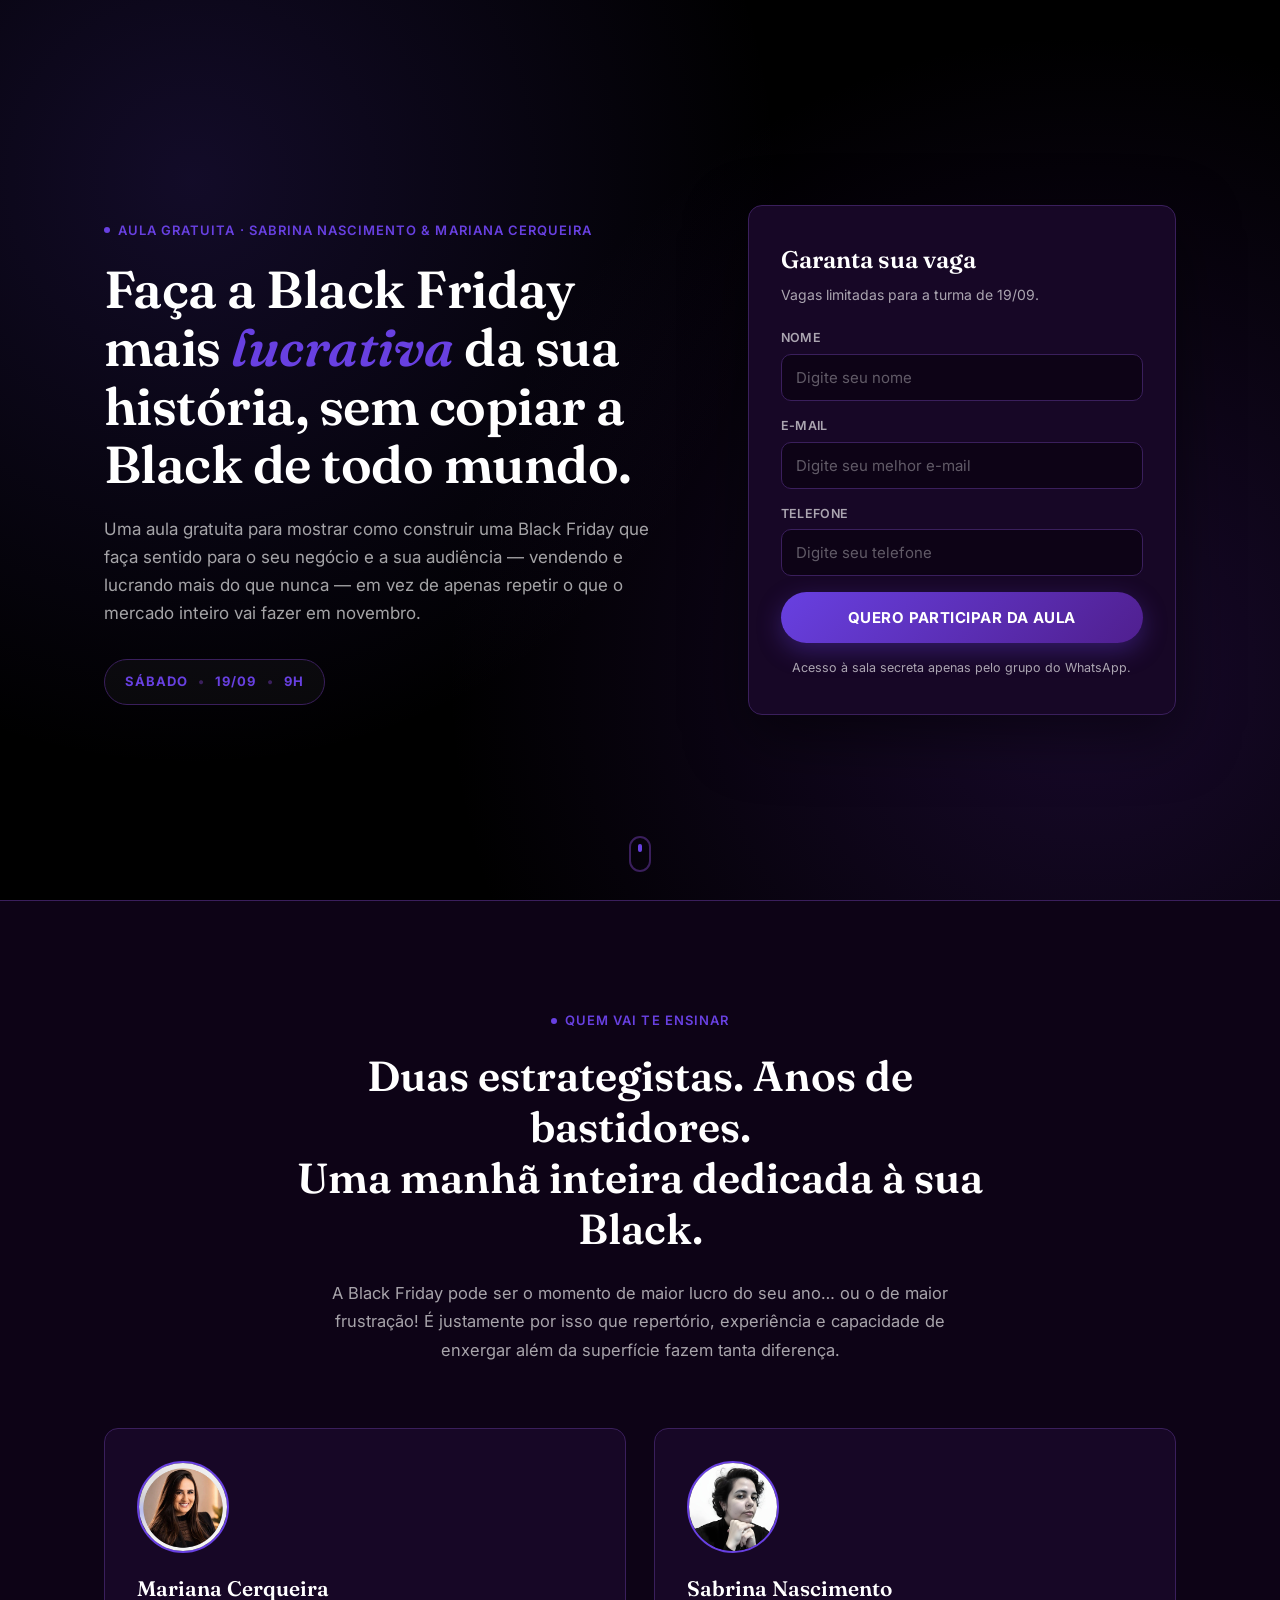
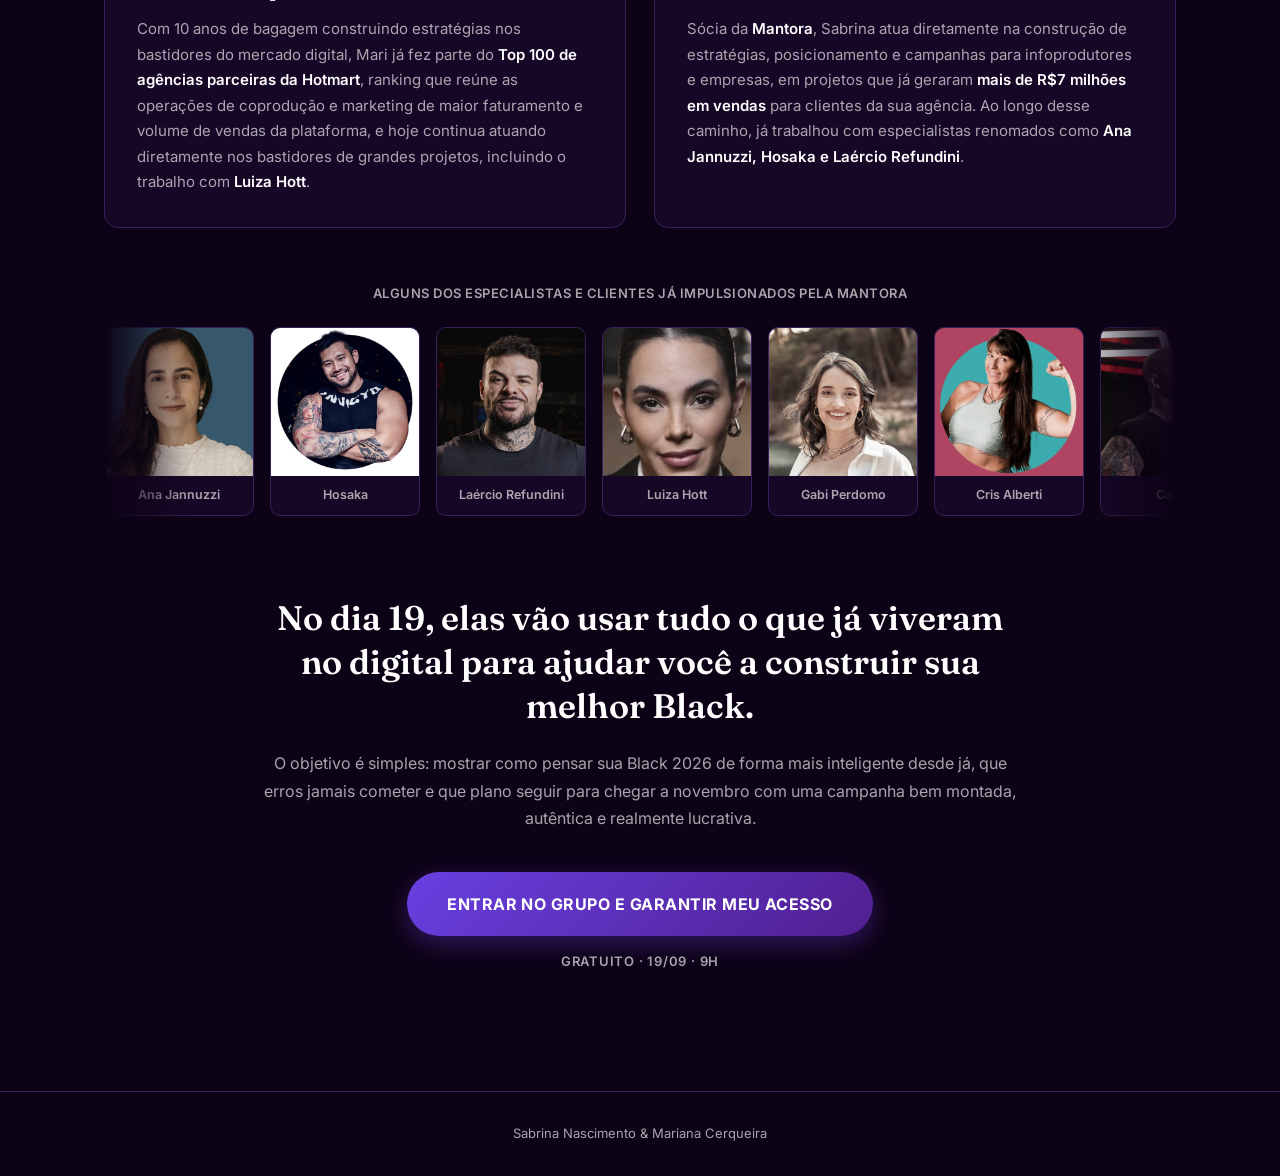
<file: index.html>
<!DOCTYPE html>
<html lang="pt-BR">
<head>
<meta charset="UTF-8">
<meta name="viewport" content="width=device-width, initial-scale=1.0">
<title>Aula Gratuita | Black Friday com Sabrina & Mariana</title>
<meta name="description" content="Aula gratuita para construir uma Black Friday que faça sentido para o seu negócio, sem copiar o que todo mundo vai fazer em novembro.">

<!-- Meta Pixel Code -->
<script>
!function(f,b,e,v,n,t,s)
{if(f.fbq)return;n=f.fbq=function(){n.callMethod?
n.callMethod.apply(n,arguments):n.queue.push(arguments)};
if(!f._fbq)f._fbq=n;n.push=n;n.loaded=!0;n.version='2.0';
n.queue=[];t=b.createElement(e);t.async=!0;
t.src=v;s=b.getElementsByTagName(e)[0];
s.parentNode.insertBefore(t,s)}(window, document,'script',
'https://connect.facebook.net/en_US/fbevents.js');
fbq('init', '390183158561837');
fbq('track', 'PageView');
</script>
<noscript><img height="1" width="1" style="display:none"
src="https://www.facebook.com/tr?id=390183158561837&ev=PageView&noscript=1"
/></noscript>
<!-- End Meta Pixel Code -->

<link rel="preconnect" href="https://fonts.googleapis.com">
<link rel="preconnect" href="https://fonts.gstatic.com" crossorigin>
<link href="https://fonts.googleapis.com/css2?family=Fraunces:ital,opsz,wght@0,9..144,500;0,9..144,600;0,9..144,700;1,9..144,500&family=Inter:wght@400;500;600;700;800&display=swap" rel="stylesheet">
<link rel="stylesheet" href="style.css">
</head>
<body>

<!-- ===================== DOBRA 1 — HERO ===================== -->
<section class="hero">
  <div class="hero__bg" aria-hidden="true"></div>
  <div class="container hero__container">

    <div class="hero__content">
      <p class="eyebrow">
        <span class="eyebrow__dot"></span>
        Aula gratuita &middot; Sabrina Nascimento &amp; Mariana Cerqueira
      </p>

      <h1 class="hero__title">
        Faça a Black Friday mais <em>lucrativa</em> da sua história, sem copiar a Black de todo mundo.
      </h1>

      <p class="hero__subtitle">
        Uma aula gratuita para mostrar como construir uma Black Friday que faça sentido para o seu negócio e a sua audiência
        — vendendo e lucrando mais do que nunca — em vez de apenas repetir o que o mercado inteiro vai fazer em novembro.
      </p>

      <div class="date-badge">
        <span>SÁBADO</span>
        <span class="date-badge__sep">•</span>
        <span>19/09</span>
        <span class="date-badge__sep">•</span>
        <span>9H</span>
      </div>
    </div>

    <div class="hero__form-wrap">
      <form class="lead-form" id="leadForm" name="leadForm" method="POST" data-netlify="true" data-netlify-honeypot="bot-field" novalidate>
        <input type="hidden" name="form-name" value="leadForm">
        <p class="field field--hidden" aria-hidden="true">
          <label>Não preencha este campo: <input name="bot-field"></label>
        </p>

        <h2 class="lead-form__title">Garanta sua vaga</h2>
        <p class="lead-form__subtitle">Vagas limitadas para a turma de 19/09.</p>

        <div class="field">
          <label for="name">Nome</label>
          <input type="text" id="name" name="name" placeholder="Digite seu nome" required autocomplete="name">
        </div>

        <div class="field">
          <label for="email">E-mail</label>
          <input type="email" id="email" name="email" placeholder="Digite seu melhor e-mail" required autocomplete="email">
        </div>

        <div class="field">
          <label for="phone">Telefone</label>
          <input type="tel" id="phone" name="phone" placeholder="Digite seu telefone" required autocomplete="tel" inputmode="tel">
        </div>

        <button type="submit" class="btn btn--primary btn--block" id="submitBtn">
          <span>QUERO PARTICIPAR DA AULA</span>
        </button>

        <p class="lead-form__disclaimer">
          Acesso à sala secreta apenas pelo grupo do WhatsApp.
        </p>
      </form>
    </div>

  </div>
  <div class="scroll-cue" aria-hidden="true"><span></span></div>
</section>

<!-- ===================== DOBRA 2 — AS ESTRATEGISTAS ===================== -->
<section class="experts">
  <div class="container">

    <p class="eyebrow eyebrow--center">
      <span class="eyebrow__dot"></span>
      Quem vai te ensinar
    </p>

    <h2 class="experts__title">
      Duas estrategistas. Anos de bastidores.<br>
      Uma manhã inteira dedicada à sua Black.
    </h2>

    <p class="experts__intro">
      A Black Friday pode ser o momento de maior lucro do seu ano&hellip; ou o de maior frustração!
      É justamente por isso que repertório, experiência e capacidade de enxergar além da superfície
      fazem tanta diferença.
    </p>

    <div class="expert-cards">
      <article class="expert-card">
        <div class="expert-card__photo">
          <img src="assets/team/mariana.jpg" alt="Mariana Cerqueira" loading="lazy">
        </div>
        <h3 class="expert-card__name">Mariana Cerqueira</h3>
        <p class="expert-card__bio">
          Com 10 anos de bagagem construindo estratégias nos bastidores do mercado digital, Mari já fez parte
          do <strong>Top 100 de agências parceiras da Hotmart</strong>, ranking que reúne as operações de
          coprodução e marketing de maior faturamento e volume de vendas da plataforma, e hoje continua
          atuando diretamente nos bastidores de grandes projetos, incluindo o trabalho com
          <strong>Luiza Hott</strong>.
        </p>
      </article>

      <article class="expert-card">
        <div class="expert-card__photo">
          <img src="assets/team/sabrina.jpg" alt="Sabrina Nascimento" loading="lazy">
        </div>
        <h3 class="expert-card__name">Sabrina Nascimento</h3>
        <p class="expert-card__bio">
          Sócia da <strong>Mantora</strong>, Sabrina atua diretamente na construção de estratégias,
          posicionamento e campanhas para infoprodutores e empresas, em projetos que já geraram
          <strong>mais de R$7 milhões em vendas</strong> para clientes da sua agência. Ao longo desse
          caminho, já trabalhou com especialistas renomados como <strong>Ana Jannuzzi, Hosaka e
          Laércio Refundini</strong>.
        </p>
      </article>
    </div>

    <p class="gallery__caption">Alguns dos especialistas e clientes já impulsionados pela Mantora</p>
    <div class="gallery-track" aria-label="Galeria com os perfis dos experts e clientes da Mantora">
      <div class="gallery-track__inner">
        <figure class="gallery__item">
          <img src="assets/clientes/ana-jannuzzi.jpg" alt="Ana Jannuzzi">
          <figcaption>Ana Jannuzzi</figcaption>
        </figure>
        <figure class="gallery__item">
          <img src="assets/clientes/hosaka.jpg" alt="Hosaka">
          <figcaption>Hosaka</figcaption>
        </figure>
        <figure class="gallery__item">
          <img src="assets/clientes/laercio-refundini.jpg" alt="Laércio Refundini">
          <figcaption>Laércio Refundini</figcaption>
        </figure>
        <figure class="gallery__item">
          <img src="assets/clientes/luiza-hott.jpg" alt="Luiza Hott">
          <figcaption>Luiza Hott</figcaption>
        </figure>
        <figure class="gallery__item">
          <img src="assets/clientes/gabi.jpg" alt="Gabi Perdomo">
          <figcaption>Gabi Perdomo</figcaption>
        </figure>
        <figure class="gallery__item">
          <img src="assets/clientes/cris.jpg" alt="Cris Alberti">
          <figcaption>Cris Alberti</figcaption>
        </figure>
        <figure class="gallery__item">
          <img src="assets/clientes/carlao.jpg" alt="Carlão">
          <figcaption>Carlão</figcaption>
        </figure>
        <!-- duplicado para o loop contínuo da esteira -->
        <figure class="gallery__item" aria-hidden="true">
          <img src="assets/clientes/ana-jannuzzi.jpg" alt="">
          <figcaption>Ana Jannuzzi</figcaption>
        </figure>
        <figure class="gallery__item" aria-hidden="true">
          <img src="assets/clientes/hosaka.jpg" alt="">
          <figcaption>Hosaka</figcaption>
        </figure>
        <figure class="gallery__item" aria-hidden="true">
          <img src="assets/clientes/laercio-refundini.jpg" alt="">
          <figcaption>Laércio Refundini</figcaption>
        </figure>
        <figure class="gallery__item" aria-hidden="true">
          <img src="assets/clientes/luiza-hott.jpg" alt="">
          <figcaption>Luiza Hott</figcaption>
        </figure>
        <figure class="gallery__item" aria-hidden="true">
          <img src="assets/clientes/gabi.jpg" alt="">
          <figcaption>Gabi Perdomo</figcaption>
        </figure>
        <figure class="gallery__item" aria-hidden="true">
          <img src="assets/clientes/cris.jpg" alt="">
          <figcaption>Cris Alberti</figcaption>
        </figure>
        <figure class="gallery__item" aria-hidden="true">
          <img src="assets/clientes/carlao.jpg" alt="">
          <figcaption>Carlão</figcaption>
        </figure>
      </div>
    </div>

    <div class="statement">
      <p class="statement__text">
        No dia 19, elas vão usar tudo o que já viveram no digital para ajudar você a construir sua melhor Black.
      </p>
      <p class="statement__sub">
        O objetivo é simples: mostrar como pensar sua Black 2026 de forma mais inteligente desde já,
        que erros jamais cometer e que plano seguir para chegar a novembro com uma campanha bem montada,
        autêntica e realmente lucrativa.
      </p>

      <a href="#leadForm" class="btn btn--primary btn--lg" id="finalCta">
        ENTRAR NO GRUPO E GARANTIR MEU ACESSO
      </a>
      <p class="statement__tag">Gratuito &middot; 19/09 &middot; 9h</p>
    </div>

  </div>
</section>

<footer class="footer">
  <p>Sabrina Nascimento &amp; Mariana Cerqueira</p>
</footer>

<script src="script.js"></script>
</body>
</html>
</file>
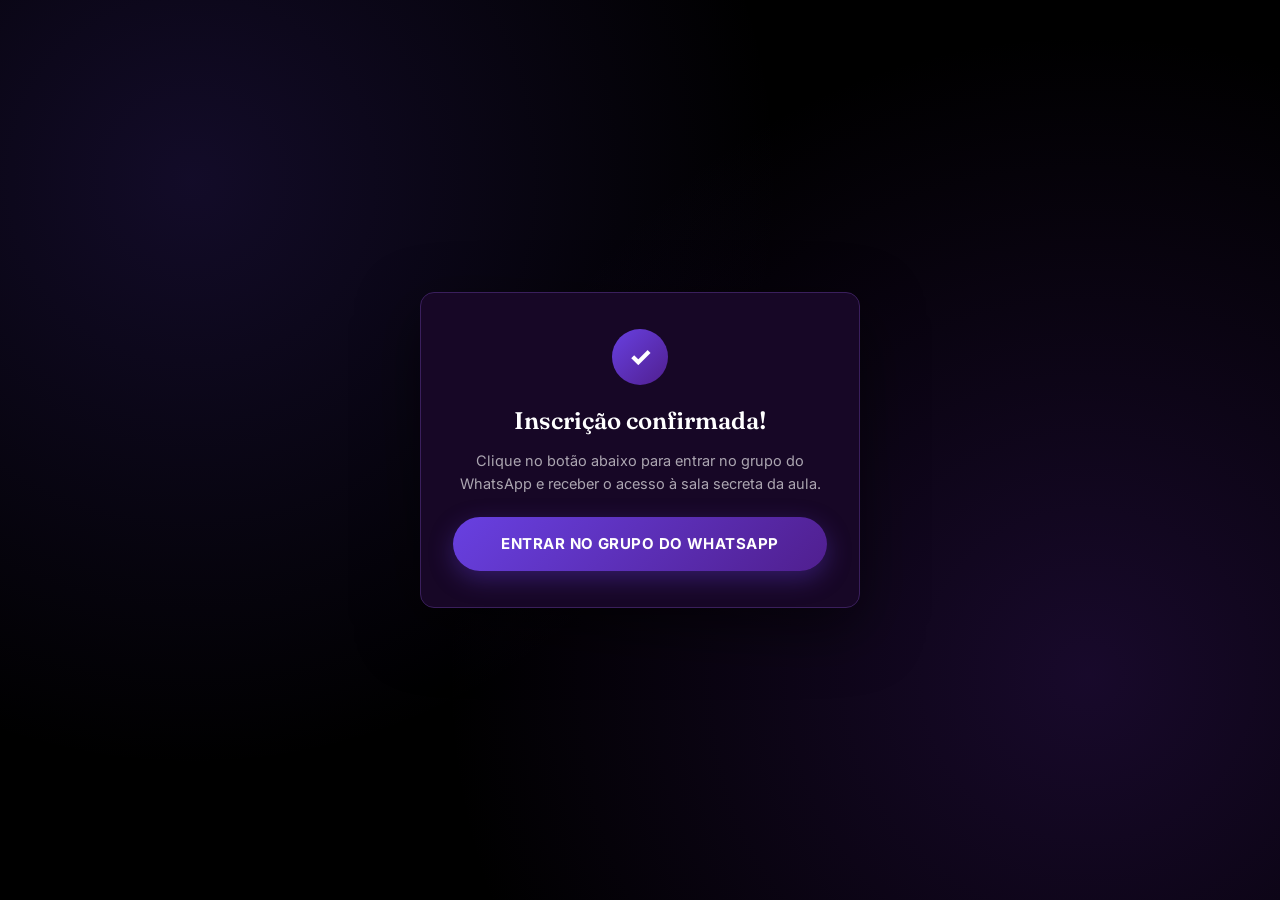
<file: obrigado/index.html>
<!DOCTYPE html>
<html lang="pt-BR">
<head>
<meta charset="UTF-8">
<meta name="viewport" content="width=device-width, initial-scale=1.0">
<title>Inscrição confirmada | Aula Black Friday</title>
<meta name="robots" content="noindex">

<!-- Meta Pixel Code -->
<script>
!function(f,b,e,v,n,t,s)
{if(f.fbq)return;n=f.fbq=function(){n.callMethod?
n.callMethod.apply(n,arguments):n.queue.push(arguments)};
if(!f._fbq)f._fbq=n;n.push=n;n.loaded=!0;n.version='2.0';
n.queue=[];t=b.createElement(e);t.async=!0;
t.src=v;s=b.getElementsByTagName(e)[0];
s.parentNode.insertBefore(t,s)}(window, document,'script',
'https://connect.facebook.net/en_US/fbevents.js');
fbq('init', '390183158561837');
fbq('track', 'PageView');
fbq('track', 'Lead');
</script>
<noscript><img height="1" width="1" style="display:none"
src="https://www.facebook.com/tr?id=390183158561837&ev=Lead&noscript=1"
/></noscript>
<!-- End Meta Pixel Code -->

<link rel="preconnect" href="https://fonts.googleapis.com">
<link rel="preconnect" href="https://fonts.gstatic.com" crossorigin>
<link href="https://fonts.googleapis.com/css2?family=Fraunces:ital,opsz,wght@0,9..144,500;0,9..144,600;0,9..144,700;1,9..144,500&family=Inter:wght@400;500;600;700;800&display=swap" rel="stylesheet">
<link rel="stylesheet" href="../style.css">
</head>
<body>

<section class="thankyou">
  <div class="hero__bg" aria-hidden="true"></div>
  <div class="container">
    <div class="lead-form__success" style="max-width: 440px; margin: 0 auto;">
      <div class="lead-form__success-icon">✓</div>
      <h1 class="lead-form__title">Inscrição confirmada!</h1>
      <p>Clique no botão abaixo para entrar no grupo do WhatsApp e receber o acesso à sala secreta da aula.</p>
      <a href="#" class="btn btn--primary btn--block" id="whatsappLink" rel="noopener">
        ENTRAR NO GRUPO DO WHATSAPP
      </a>
    </div>
  </div>
</section>

<script>
  var WHATSAPP_GROUP_LINK = 'https://chat.whatsapp.com/CzoNsEnmoXQERbUqT0MWzN';
  document.getElementById('whatsappLink').href = WHATSAPP_GROUP_LINK;
</script>

</body>
</html>
</file>
<file: style.css>
/* ===================== TOKENS ===================== */
:root {
  --color-bg: #000000;
  --color-bg-alt: #0d0316;
  --color-surface: #170726;
  --color-border: #3a1f5c;
  --color-text: #ffffff;
  --color-text-muted: rgba(255, 255, 255, 0.64);
  --color-accent: #6840e1;
  --color-accent-dark: #501f8f;
  --color-accent-deep: #400958;

  --font-display: 'Fraunces', Georgia, serif;
  --font-body: 'Inter', -apple-system, BlinkMacSystemFont, sans-serif;

  --container-w: 1120px;
  --radius: 14px;
}

/* ===================== RESET ===================== */
* { box-sizing: border-box; margin: 0; padding: 0; }

html { scroll-behavior: smooth; }

body {
  background: var(--color-bg);
  color: var(--color-text);
  font-family: var(--font-body);
  line-height: 1.5;
  -webkit-font-smoothing: antialiased;
}

img { max-width: 100%; display: block; }

a { color: inherit; text-decoration: none; }

.container {
  max-width: var(--container-w);
  margin: 0 auto;
  padding: 0 24px;
}

/* ===================== SHARED ===================== */
.eyebrow {
  display: inline-flex;
  align-items: center;
  gap: 8px;
  font-size: 13px;
  font-weight: 600;
  letter-spacing: 0.08em;
  text-transform: uppercase;
  color: var(--color-accent);
  margin-bottom: 20px;
}

.eyebrow--center {
  display: flex;
  justify-content: center;
  width: 100%;
}

.eyebrow__dot {
  width: 6px;
  height: 6px;
  border-radius: 50%;
  background: var(--color-accent);
  flex-shrink: 0;
}

.btn {
  display: inline-flex;
  align-items: center;
  justify-content: center;
  gap: 8px;
  border: none;
  border-radius: 999px;
  font-family: var(--font-body);
  font-weight: 700;
  letter-spacing: 0.03em;
  cursor: pointer;
  transition: transform 0.15s ease, box-shadow 0.15s ease, filter 0.15s ease;
  text-align: center;
}

.btn--primary {
  background: linear-gradient(135deg, var(--color-accent), var(--color-accent-dark));
  color: #ffffff;
  padding: 16px 28px;
  font-size: 15px;
  box-shadow: 0 8px 24px rgba(104, 64, 225, 0.35);
}

.btn--primary:hover {
  transform: translateY(-2px);
  filter: brightness(1.06);
  box-shadow: 0 12px 30px rgba(104, 64, 225, 0.45);
}

.btn--block { width: 100%; }

.btn--lg {
  padding: 20px 40px;
  font-size: 16px;
}

/* ===================== HERO ===================== */
.hero {
  position: relative;
  min-height: 100vh;
  display: flex;
  align-items: center;
  padding: 100px 0 80px;
  overflow: hidden;
}

.hero__bg {
  position: absolute;
  inset: 0;
  background:
    radial-gradient(circle at 15% 20%, rgba(104, 64, 225, 0.18), transparent 45%),
    radial-gradient(circle at 85% 75%, rgba(80, 31, 143, 0.3), transparent 50%),
    var(--color-bg);
  z-index: 0;
}

/* ---- Página de agradecimento (/obrigado) ---- */
.thankyou {
  position: relative;
  min-height: 100dvh;
  display: flex;
  align-items: center;
  justify-content: center;
  padding: 24px;
  overflow: hidden;
}

.thankyou .container {
  position: relative;
  z-index: 1;
}

.hero__container {
  position: relative;
  z-index: 1;
  display: grid;
  grid-template-columns: 1.15fr 0.85fr;
  gap: 64px;
  align-items: center;
}

.hero__title {
  font-family: var(--font-display);
  font-variation-settings: 'opsz' 24;
  font-weight: 600;
  font-size: clamp(32px, 4.2vw, 52px);
  line-height: 1.12;
  letter-spacing: -0.01em;
  margin-bottom: 22px;
}

.hero__title em {
  font-style: italic;
  color: var(--color-accent);
}

.hero__subtitle {
  font-size: 17px;
  line-height: 1.65;
  color: var(--color-text-muted);
  max-width: 52ch;
  margin-bottom: 32px;
}

.date-badge {
  display: inline-flex;
  align-items: center;
  gap: 10px;
  border: 1px solid var(--color-border);
  background: rgba(255, 255, 255, 0.03);
  padding: 12px 20px;
  border-radius: 999px;
  font-size: 13px;
  font-weight: 700;
  letter-spacing: 0.08em;
  color: var(--color-accent);
}

.date-badge__sep { color: var(--color-border); }

/* ---- form card ---- */
.hero__form-wrap {
  position: relative;
}

.lead-form,
.lead-form__success {
  background: var(--color-surface);
  border: 1px solid var(--color-border);
  border-radius: var(--radius);
  padding: 36px 32px;
  box-shadow: 0 20px 60px rgba(0, 0, 0, 0.5);
}

.lead-form__success {
  text-align: center;
}

.lead-form__success-icon {
  width: 56px;
  height: 56px;
  border-radius: 50%;
  background: linear-gradient(135deg, var(--color-accent), var(--color-accent-dark));
  color: #ffffff;
  font-size: 26px;
  font-weight: 800;
  display: flex;
  align-items: center;
  justify-content: center;
  margin: 0 auto 18px;
}

.lead-form__success p {
  color: var(--color-text-muted);
  margin: 10px 0 22px;
  font-size: 14.5px;
  line-height: 1.6;
}

.lead-form__title {
  font-family: var(--font-display);
  font-variation-settings: 'opsz' 24;
  font-size: 24px;
  font-weight: 600;
  margin-bottom: 6px;
}

.lead-form__subtitle {
  color: var(--color-text-muted);
  font-size: 14px;
  margin-bottom: 24px;
}

.field {
  margin-bottom: 16px;
  text-align: left;
}

/* Honeypot anti-spam do Netlify Forms: existe no HTML pra enganar bots,
   mas fica fora da tela pra ninguém real ver ou preencher. */
.field--hidden {
  position: absolute;
  width: 1px;
  height: 1px;
  overflow: hidden;
  clip: rect(0, 0, 0, 0);
  white-space: nowrap;
}

.field label {
  display: block;
  font-size: 12.5px;
  font-weight: 600;
  letter-spacing: 0.03em;
  text-transform: uppercase;
  color: var(--color-text-muted);
  margin-bottom: 6px;
}

.field input {
  width: 100%;
  padding: 13px 14px;
  border-radius: 10px;
  border: 1px solid var(--color-border);
  background: var(--color-bg-alt);
  color: var(--color-text);
  font-family: var(--font-body);
  font-size: 15px;
  outline: none;
  transition: border-color 0.15s ease, box-shadow 0.15s ease;
}

.field input::placeholder { color: rgba(255, 255, 255, 0.35); }

.field input:focus {
  border-color: var(--color-accent);
  box-shadow: 0 0 0 3px rgba(104, 64, 225, 0.25);
}

.field input:invalid:not(:placeholder-shown) {
  border-color: #b5544a;
}

.lead-form__disclaimer {
  margin-top: 16px;
  font-size: 12.5px;
  color: var(--color-text-muted);
  text-align: center;
  line-height: 1.5;
}

.scroll-cue {
  position: absolute;
  bottom: 28px;
  left: 50%;
  transform: translateX(-50%);
  width: 22px;
  height: 36px;
  border: 2px solid var(--color-border);
  border-radius: 12px;
  z-index: 1;
}

.scroll-cue span {
  position: absolute;
  top: 6px;
  left: 50%;
  transform: translateX(-50%);
  width: 4px;
  height: 8px;
  border-radius: 2px;
  background: var(--color-accent);
  animation: scroll-cue 1.6s ease infinite;
}

@keyframes scroll-cue {
  0% { opacity: 1; top: 6px; }
  70% { opacity: 0; top: 16px; }
  100% { opacity: 0; top: 6px; }
}

/* ===================== EXPERTS SECTION ===================== */
.experts {
  padding: 110px 0 120px;
  background: var(--color-bg-alt);
  border-top: 1px solid var(--color-border);
  text-align: center;
}

.experts__title {
  font-family: var(--font-display);
  font-variation-settings: 'opsz' 24;
  font-weight: 600;
  font-size: clamp(28px, 3.6vw, 42px);
  line-height: 1.22;
  max-width: 760px;
  margin: 0 auto 24px;
}

.experts__intro {
  max-width: 640px;
  margin: 0 auto 64px;
  color: var(--color-text-muted);
  font-size: 16.5px;
  line-height: 1.7;
}

.expert-cards {
  display: grid;
  grid-template-columns: repeat(2, 1fr);
  gap: 28px;
  text-align: left;
  margin-bottom: 56px;
}

.expert-card {
  background: var(--color-surface);
  border: 1px solid var(--color-border);
  border-radius: var(--radius);
  padding: 32px;
}

.expert-card__photo {
  width: 92px;
  height: 92px;
  border-radius: 50%;
  overflow: hidden;
  background: linear-gradient(135deg, var(--color-accent), var(--color-accent-dark));
  margin-bottom: 20px;
  border: 2px solid var(--color-accent);
}

.expert-card__photo img {
  width: 100%;
  height: 100%;
  object-fit: cover;
}

.expert-card__name {
  font-family: var(--font-display);
  font-variation-settings: 'opsz' 24;
  font-size: 21px;
  font-weight: 600;
  margin-bottom: 12px;
}

.expert-card__bio {
  color: var(--color-text-muted);
  font-size: 15px;
  line-height: 1.7;
}

.expert-card__bio strong {
  color: var(--color-text);
  font-weight: 600;
}

.gallery__caption {
  font-size: 13px;
  font-weight: 600;
  letter-spacing: 0.04em;
  text-transform: uppercase;
  color: var(--color-text-muted);
  margin-bottom: 24px;
}

.gallery-track {
  overflow: hidden;
  margin-bottom: 80px;
  -webkit-mask-image: linear-gradient(90deg, transparent, #000 8%, #000 92%, transparent);
  mask-image: linear-gradient(90deg, transparent, #000 8%, #000 92%, transparent);
  -webkit-mask-size: 100% 100%;
  mask-size: 100% 100%;
}

.gallery-track__inner {
  display: flex;
  width: max-content;
  gap: 16px;
  animation: gallery-scroll 26s linear infinite;
  will-change: transform;
  backface-visibility: hidden;
  -webkit-backface-visibility: hidden;
  transform: translateZ(0);
}

/* Pausar no hover só faz sentido com mouse — em touch o :hover pode "grudar"
   depois de um toque e travar a esteira parada, por isso ficou restrito a
   dispositivos com ponteiro fino (mouse/trackpad). */
@media (hover: hover) and (pointer: fine) {
  .gallery-track:hover .gallery-track__inner {
    animation-play-state: paused;
  }
}

/* A máscara de fade nas bordas soma trabalho de composição à animação; em
   alguns navegadores mobile isso causa a esteira sumir ou travar de vez em
   quando. Mantemos o efeito só no desktop, onde é estável. */
@media (max-width: 820px) {
  .gallery-track {
    -webkit-mask-image: none;
    mask-image: none;
  }
}

.gallery__item {
  flex: 0 0 150px;
  border-radius: 10px;
  border: 1px solid var(--color-border);
  background: var(--color-surface);
  overflow: hidden;
}

.gallery__item img {
  width: 100%;
  aspect-ratio: 1 / 1;
  object-fit: cover;
  display: block;
  filter: grayscale(40%);
  transition: filter 0.2s ease;
}

.gallery__item:hover img {
  filter: grayscale(0%);
}

.gallery__item figcaption {
  padding: 10px 8px;
  font-size: 12.5px;
  font-weight: 600;
  color: var(--color-text-muted);
  text-align: center;
}

@keyframes gallery-scroll {
  from { transform: translateX(0); }
  to { transform: translateX(-50%); }
}

@media (prefers-reduced-motion: reduce) {
  .gallery-track__inner { animation: none; }
}

.statement {
  max-width: 760px;
  margin: 0 auto;
}

.statement__text {
  font-family: var(--font-display);
  font-variation-settings: 'opsz' 24;
  font-weight: 600;
  font-size: clamp(24px, 3.2vw, 34px);
  line-height: 1.3;
  margin-bottom: 22px;
}

.statement__sub {
  color: var(--color-text-muted);
  font-size: 16px;
  line-height: 1.7;
  margin-bottom: 40px;
}

.statement__tag {
  margin-top: 16px;
  font-size: 13px;
  font-weight: 600;
  letter-spacing: 0.06em;
  text-transform: uppercase;
  color: var(--color-text-muted);
}

/* ===================== FOOTER ===================== */
.footer {
  padding: 32px 0;
  text-align: center;
  background: var(--color-bg-alt);
  border-top: 1px solid var(--color-border);
  color: var(--color-text-muted);
  font-size: 13px;
}

/* ===================== RESPONSIVE ===================== */
@media (max-width: 960px) {
  .hero__container {
    grid-template-columns: 1fr;
    gap: 48px;
  }

  .hero { padding: 72px 0 64px; min-height: auto; }

  .expert-cards { grid-template-columns: 1fr; }
}

@media (max-width: 520px) {
  .gallery__item { flex-basis: 120px; }
}

@media (max-width: 480px) {
  .container { padding: 0 18px; }

  .lead-form, .lead-form__success { padding: 28px 22px; }

  .date-badge { font-size: 12px; padding: 10px 16px; }

  .scroll-cue { display: none; }
}

/* Celular: a dobra 1 inteira (título, subtítulo, badge e formulário)
   precisa caber na tela sem precisar rolar. */
@media (max-width: 640px) {
  .hero {
    min-height: 100dvh;
    padding: 20px 0;
    display: flex;
    align-items: stretch;
  }

  /* align-content distribui automaticamente qualquer espaço sobrando entre
     o bloco de texto e o formulário (e um pouco acima/abaixo também) — em
     telas mais altas isso vira respiro extra; em telas curtas (iPhone SE
     etc.) simplesmente não sobra espaço pra distribuir, então o layout
     continua compacto e cabendo sem rolar. */
  .hero__container {
    gap: 18px;
    align-content: space-evenly;
  }

  .eyebrow { font-size: 10.5px; gap: 6px; margin-bottom: 10px; }

  .hero__title {
    font-size: clamp(19px, 6.2vw, 25px);
    line-height: 1.15;
    margin-bottom: 10px;
  }

  .hero__subtitle {
    font-size: 12.5px;
    line-height: 1.4;
    margin-bottom: 12px;
  }

  .date-badge {
    padding: 6px 12px;
    font-size: 10.5px;
    gap: 6px;
  }

  .lead-form, .lead-form__success {
    padding: 18px 18px;
  }

  .lead-form__title { font-size: 16px; margin-bottom: 4px; }

  .lead-form__subtitle { font-size: 11px; margin-bottom: 14px; }

  .field { margin-bottom: 10px; }

  .field label { font-size: 9.5px; margin-bottom: 3px; }

  .field input {
    padding: 8px 10px;
    font-size: 13px;
    border-radius: 8px;
  }

  .lead-form .btn--primary {
    padding: 11px 20px;
    font-size: 12.5px;
  }

  .lead-form__disclaimer {
    margin-top: 8px;
    font-size: 10px;
    line-height: 1.3;
  }

  .lead-form__success-icon {
    width: 40px;
    height: 40px;
    font-size: 18px;
    margin: 0 auto 10px;
  }

  .lead-form__success p { font-size: 12.5px; margin: 6px 0 14px; }
}

/* Em telas muito baixas (celular deitado, notebooks pequenos com zoom),
   aperta mais um pouco pra continuar cabendo sem rolar. */
@media (max-width: 640px) and (max-height: 700px) {
  .hero { padding: 8px 0; }

  .hero__container { gap: 6px; }

  .hero__title { font-size: clamp(17px, 5.6vw, 22px); margin-bottom: 4px; }

  .hero__subtitle { font-size: 11.5px; line-height: 1.25; margin-bottom: 6px; }

  .lead-form, .lead-form__success { padding: 10px 14px; }

  .field { margin-bottom: 6px; }

  .lead-form__subtitle { margin-bottom: 6px; }
}
</file>
